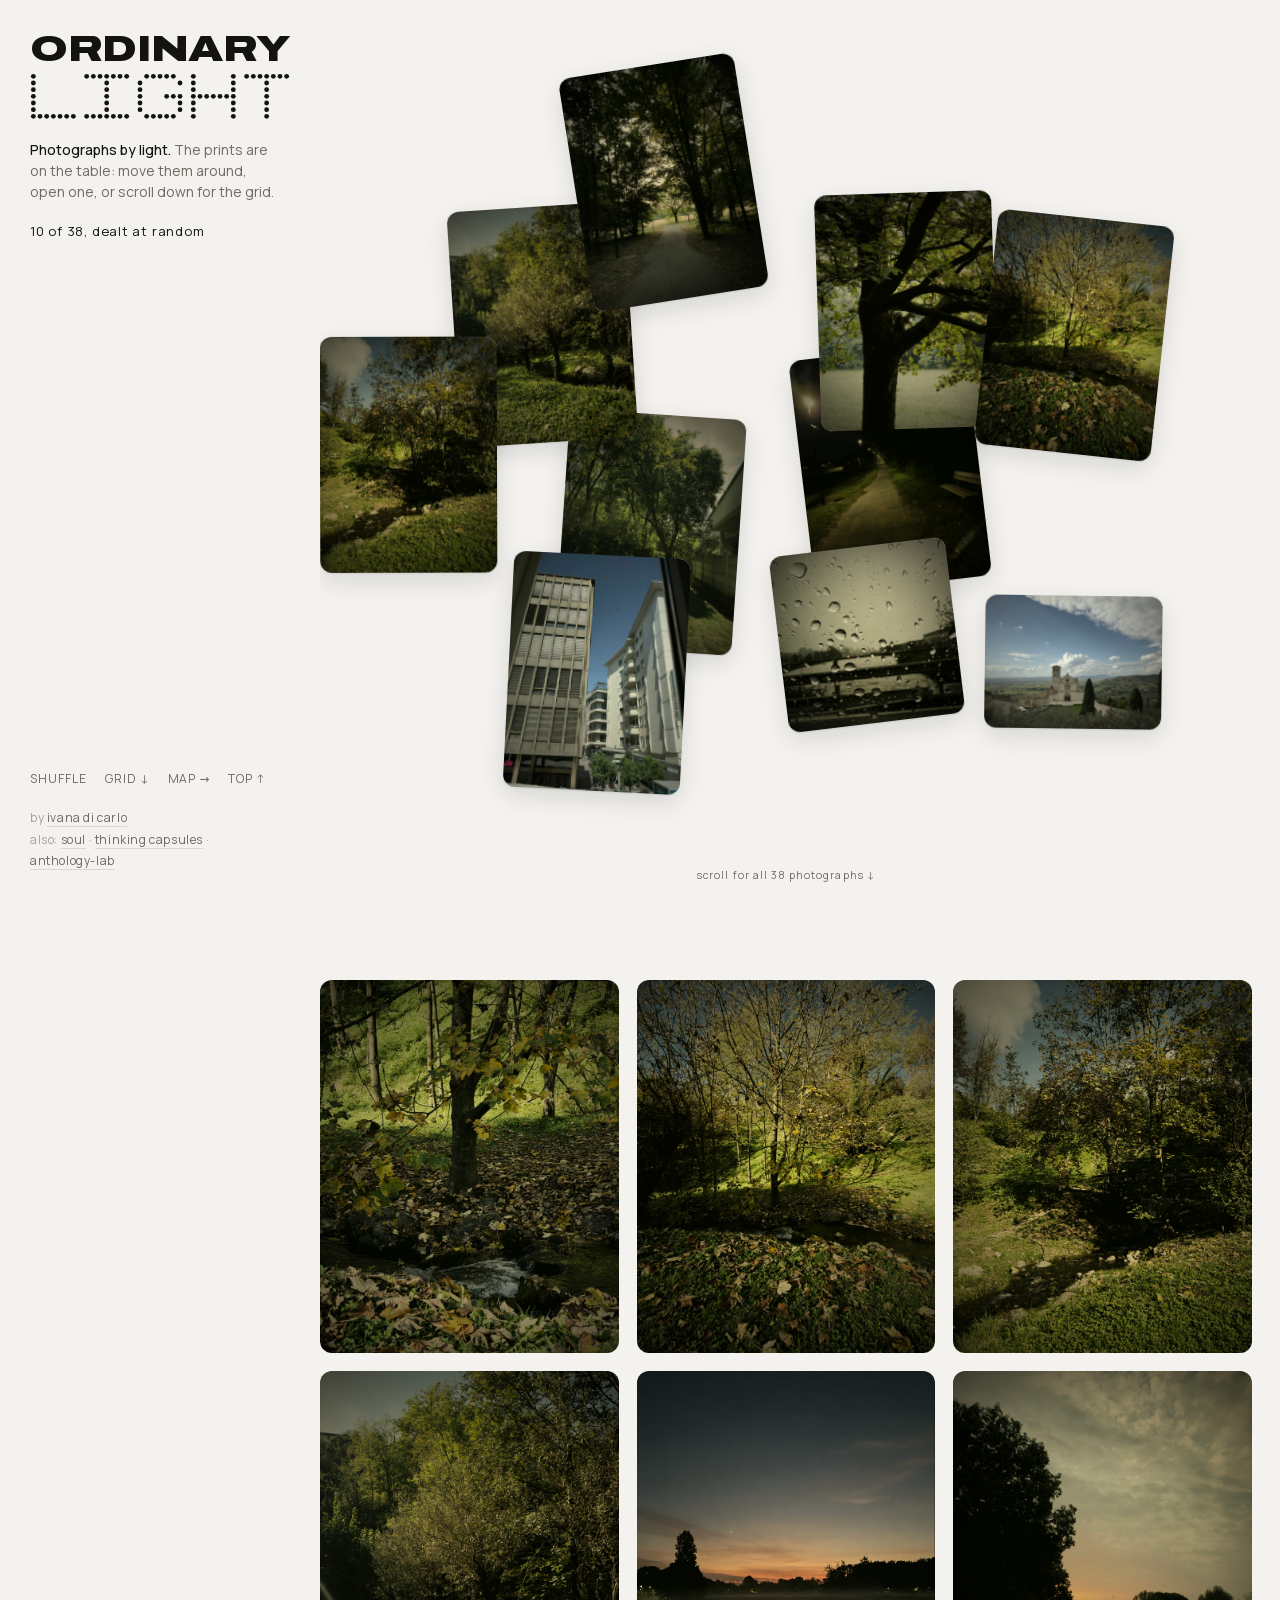
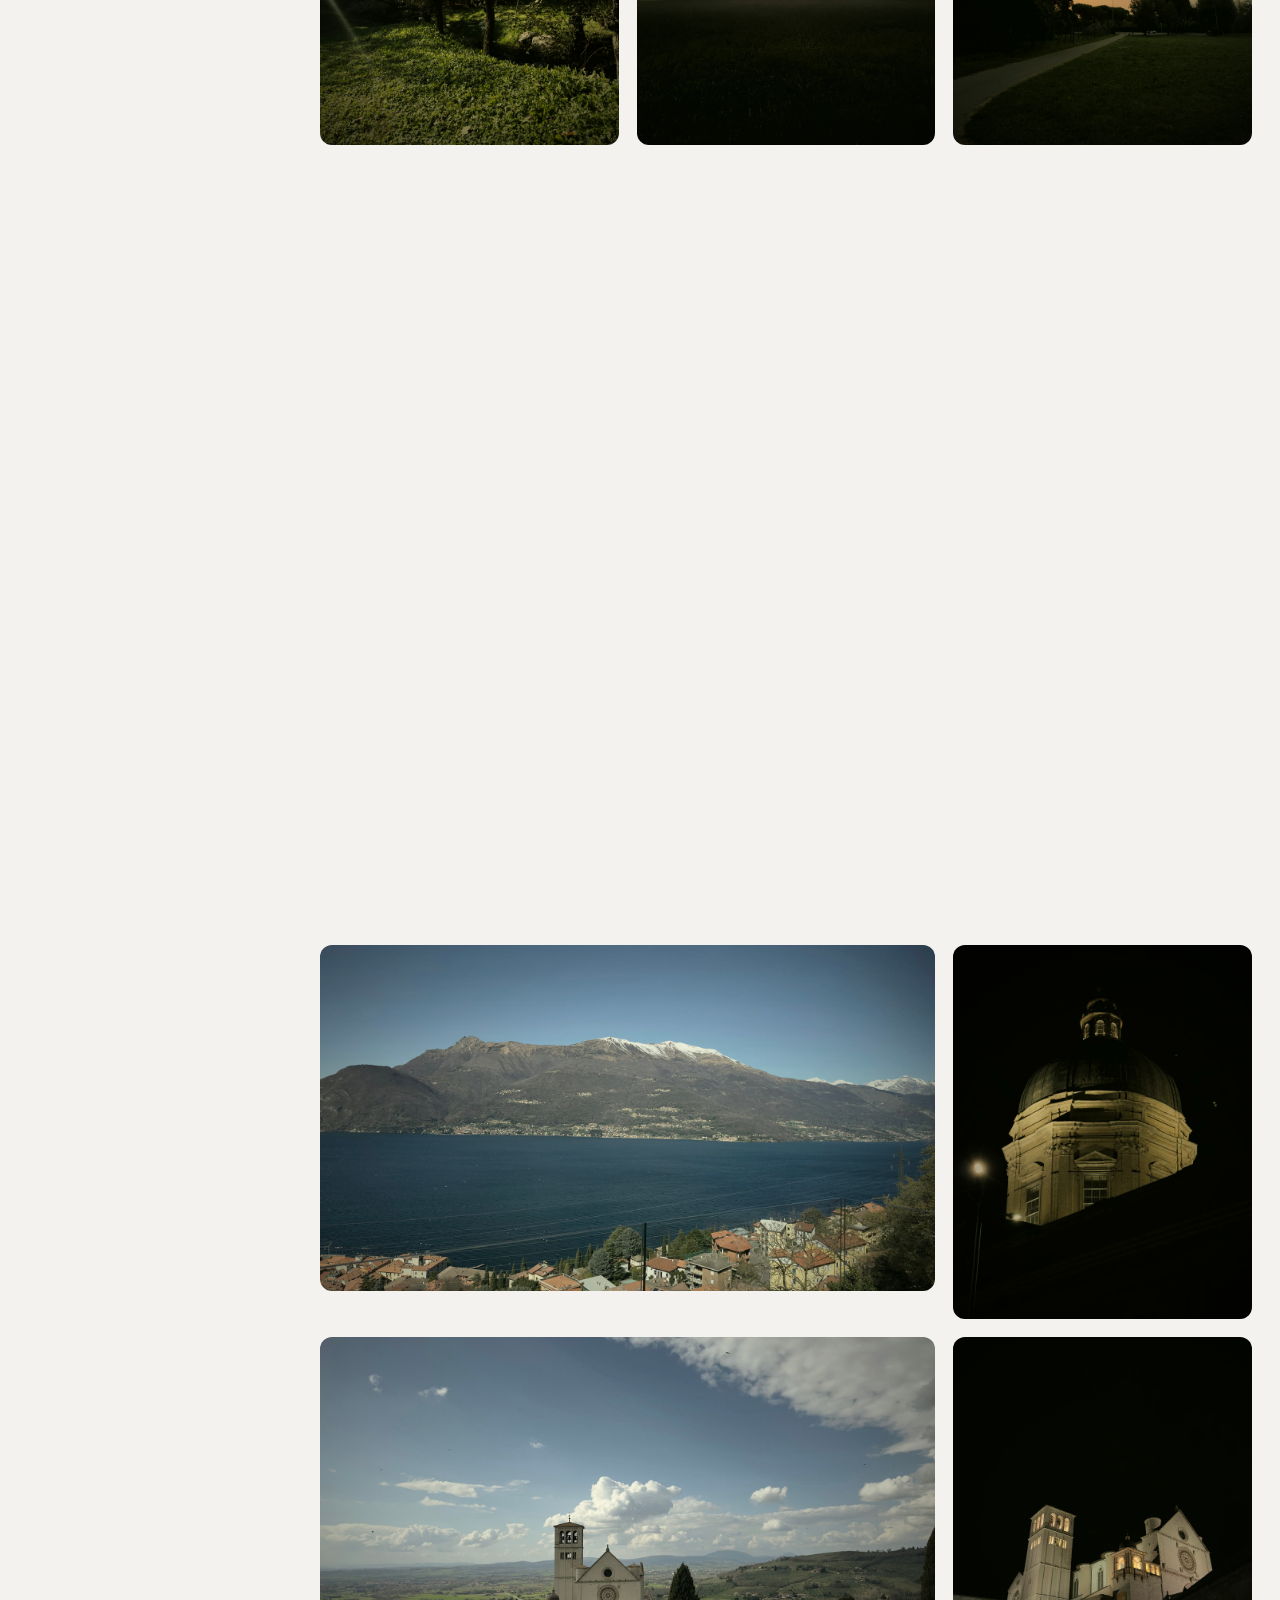
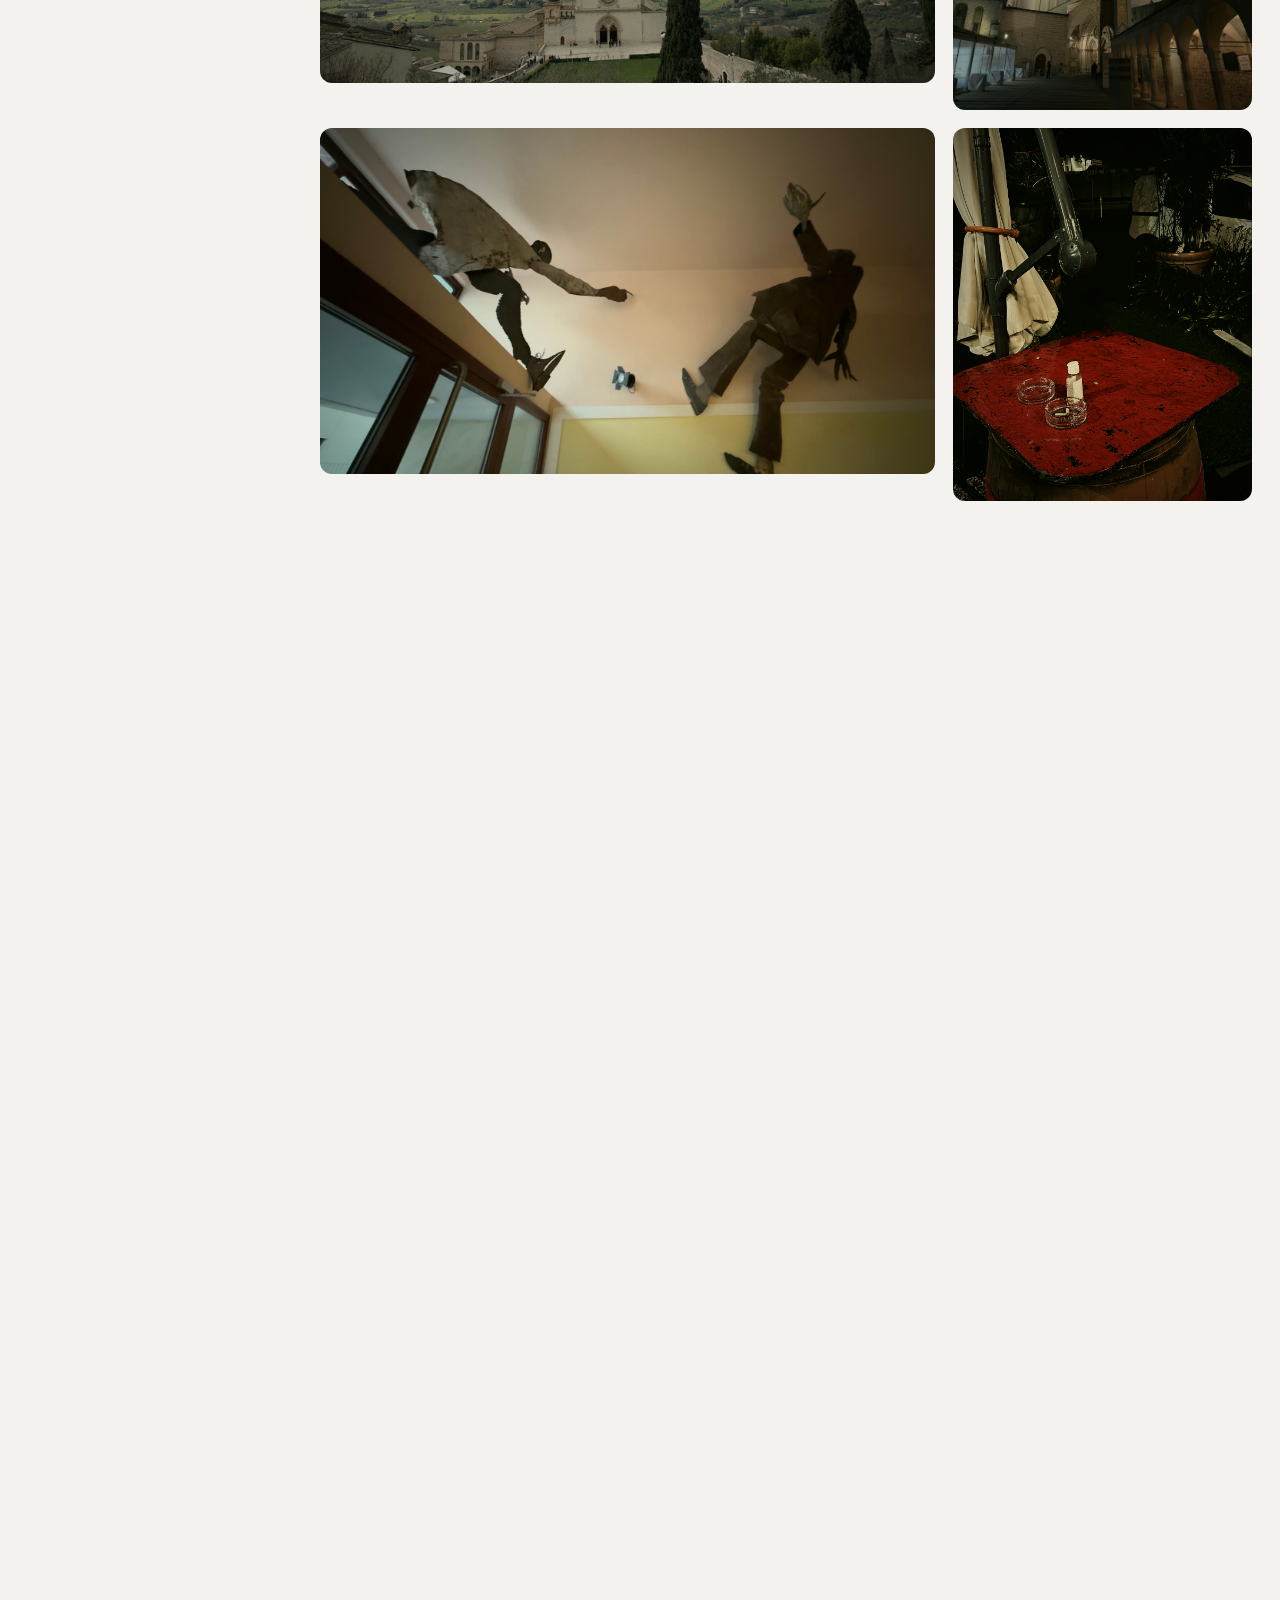
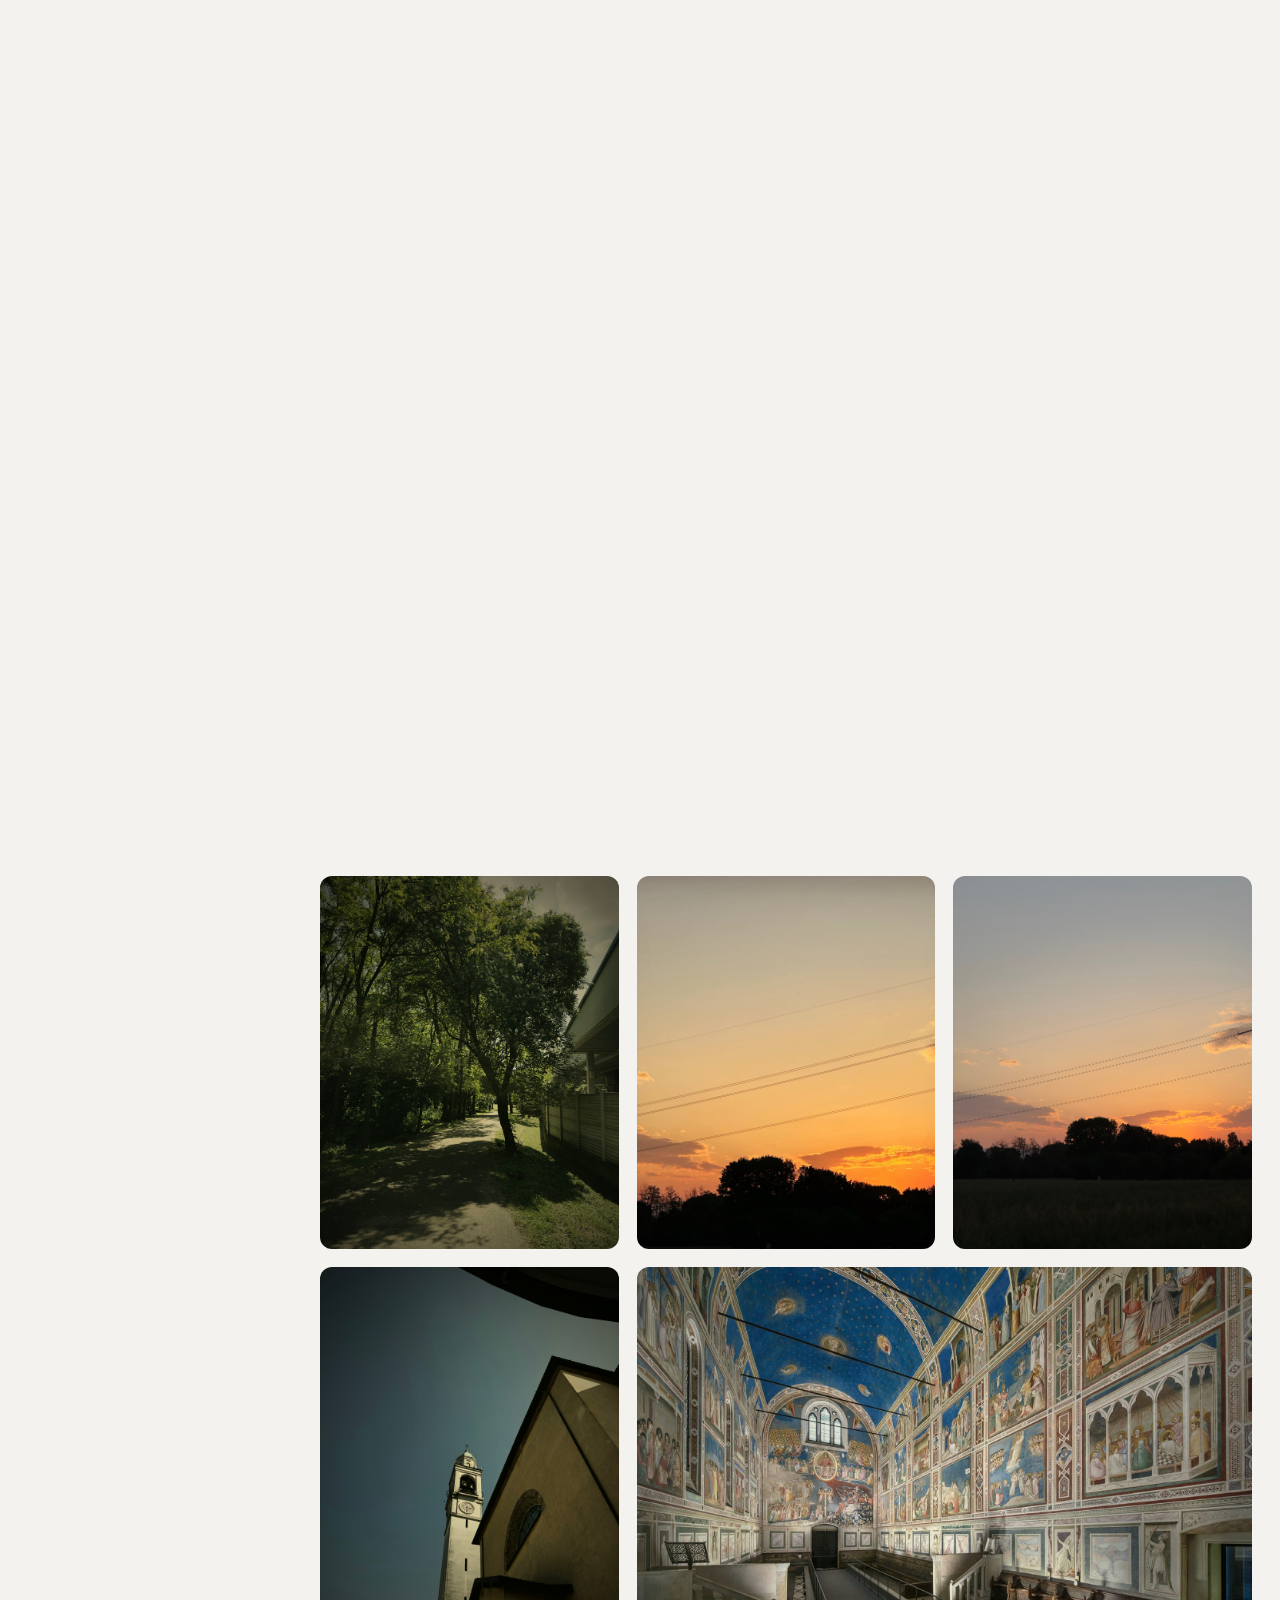
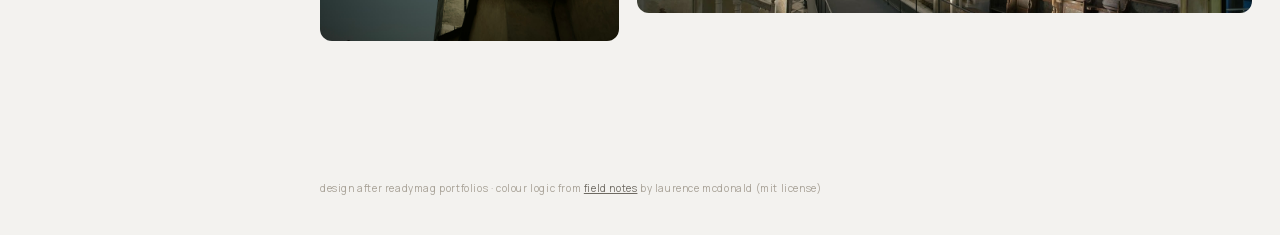
<file: index.html>
<!doctype html>
<html lang="en">
<head>
<meta charset="utf-8">
<meta name="viewport" content="width=device-width, initial-scale=1">
<title>Ordinary Light</title>
<meta name="theme-color" content="#F3F2EF" media="(prefers-color-scheme: light)">
<meta name="theme-color" content="#121211" media="(prefers-color-scheme: dark)">
<link rel="icon" href="favicon.svg" type="image/svg+xml">
<link rel="apple-touch-icon" href="apple-touch-icon.png">
<link rel="stylesheet" href="fonts/fonts.css">
<!-- Archivo Black: SIL Open Font License. Fonts from Field Notes by Laurence McDonald (MIT). -->
<style>
  @font-face{font-family:'Archivo Black';src:url(fonts/archivo-black.woff2) format('woff2');font-weight:400;font-display:swap;}
  @font-face{font-family:'Archivo Wide';src:url(fonts/archivo-var.woff2) format('woff2');font-weight:100 900;font-stretch:62% 125%;font-display:swap;}
  :root{
    --bg:#F3F2EF;--ink:#141312;--gray:#6E6A62;--faint:#A7A196;--line:#DCD8D0;--tile:#E8E6E1;
    --shadow:0 1px 2px rgba(0,0,0,.08),0 8px 24px rgba(0,0,0,.12);
    --lift:0 2px 4px rgba(0,0,0,.1),0 24px 50px rgba(0,0,0,.25);
    --serif:'EB Garamond','Times New Roman',Georgia,serif;
    --sans:'Manrope',system-ui,-apple-system,sans-serif;
    --display:'Archivo Black','Arial Black',system-ui,sans-serif;
    --side:320px;--r:12px;
  }
  @media (prefers-color-scheme:dark){:root:not([data-theme="light"]){--bg:#121211;--ink:#EEEBE5;--gray:#A19C93;--faint:#66625C;--line:#2A2825;--tile:#1D1C1A;--shadow:0 1px 2px rgba(0,0,0,.5),0 10px 28px rgba(0,0,0,.5);--lift:0 2px 4px rgba(0,0,0,.5),0 28px 60px rgba(0,0,0,.7);}}
  :root[data-theme="dark"]{--bg:#121211;--ink:#EEEBE5;--gray:#A19C93;--faint:#66625C;--line:#2A2825;--tile:#1D1C1A;--shadow:0 1px 2px rgba(0,0,0,.5),0 10px 28px rgba(0,0,0,.5);--lift:0 2px 4px rgba(0,0,0,.5),0 28px 60px rgba(0,0,0,.7);}
  *{box-sizing:border-box;}
  html,body{margin:0;background:var(--bg);color:var(--ink);}
  body{font-family:var(--sans);-webkit-font-smoothing:antialiased;overflow-x:hidden;}
  a{color:inherit;}

  /* ---------- fixed side column ---------- */
  aside{position:fixed;left:0;top:0;bottom:0;width:var(--side);padding:34px 30px 28px;display:flex;flex-direction:column;gap:20px;z-index:100;background:var(--bg);}
  /* logo: the word fills the column, the pixel word below matches its width */
  aside h1{margin:0;display:flex;flex-direction:column;gap:9px;width:100%;color:var(--ink);}
  aside h1 .word{font-family:'Archivo Wide','Archivo Black',sans-serif;font-weight:900;font-stretch:125%;font-size:39px;line-height:.8;letter-spacing:-.01em;text-transform:uppercase;white-space:nowrap;}
  aside h1 .px{display:block;width:0;min-width:100%;height:auto;} /* width 0: the dots take the word's width, never set it */
  aside nav{display:flex;flex-wrap:wrap;gap:8px 18px;font-size:12px;letter-spacing:.08em;text-transform:uppercase;margin-top:auto;}
  aside nav a{text-decoration:none;color:var(--gray);} aside nav a:hover{color:var(--ink);}
  aside .intro{font-size:14px;line-height:1.5;color:var(--gray);max-width:250px;margin:0;}
  aside .intro b{font-weight:500;color:var(--ink);}
  aside .where{font-size:13px;letter-spacing:.06em;text-transform:lowercase;color:var(--ink);min-height:1.5em;}
  aside .also{font-size:12px;letter-spacing:.05em;text-transform:lowercase;color:var(--faint);line-height:1.8;}
  aside .also a{color:var(--gray);text-decoration:none;border-bottom:1px solid var(--line);white-space:nowrap;}
  aside .also a:hover{color:var(--ink);}

  main{margin-left:var(--side);padding:0 28px 80px 0;}

  /* ---------- pile: cards dealt on a table, draggable ---------- */
  .pile{position:relative;height:max(100vh,640px);}
  .pile .more{position:absolute;left:0;right:0;bottom:18px;text-align:center;font-size:10.5px;letter-spacing:.1em;text-transform:lowercase;color:var(--gray);pointer-events:none;z-index:0;}
  .pile .more span{display:inline-block;animation:nudge 1.6s ease-in-out infinite;}
  @keyframes nudge{50%{transform:translateY(5px);}}
  .pile .label,.grid-sec .label{position:absolute;left:0;top:28px;font-size:10.5px;letter-spacing:.08em;text-transform:lowercase;color:var(--faint);z-index:1;}
  .card{position:absolute;left:0;top:0;cursor:grab;touch-action:pan-y;will-change:transform;}
  .card.drag{cursor:grabbing;}
  .face{border-radius:var(--r);overflow:hidden;background:var(--tile);box-shadow:var(--shadow);
    transform:translateY(70vh) rotate(var(--deal,20deg));opacity:0;
    transition:transform .9s cubic-bezier(.2,.8,.2,1),opacity .5s ease,box-shadow .25s ease;transition-delay:var(--d,0s);}
  .pile.in .face{transform:none;opacity:1;}
  .card.drag .face{box-shadow:var(--lift);transition:box-shadow .25s ease,transform .25s ease;transform:scale(1.04);}
  .face img{display:block;width:100%;height:100%;object-fit:cover;pointer-events:none;user-select:none;-webkit-user-drag:none;}

  /* ---------- grid: big rounded cards, two columns ---------- */
  .grid-sec{position:relative;padding:80px 0 40px;}
  .grid{display:grid;grid-template-columns:repeat(var(--cols,3),1fr);gap:18px;grid-auto-flow:dense;}
  @media (max-width:1100px){.grid{grid-template-columns:1fr 1fr;}}
  .tile{border-radius:var(--r);overflow:hidden;background:var(--tile);cursor:zoom-in;aspect-ratio:4/5;
    opacity:0;transform:translateY(40px);transition:opacity .8s ease,transform .8s cubic-bezier(.2,.8,.2,1);}
  .tile.in{opacity:1;transform:none;}
  .tile img{display:block;width:100%;height:100%;object-fit:cover;transition:transform 1.4s cubic-bezier(.2,.7,.2,1);}
  .tile:hover img{transform:scale(1.04);}
  .tile.wide{grid-column:span 2;aspect-ratio:16/9;}

  footer{margin-left:var(--side);padding:20px 0 40px;font-size:10px;letter-spacing:.06em;text-transform:lowercase;color:var(--faint);}
  footer a{color:var(--gray);}

  /* ---------- lightbox ---------- */
  .lb{position:fixed;inset:0;z-index:900;display:none;grid-template-rows:1fr auto;background:color-mix(in srgb,var(--bg) 94%,transparent);backdrop-filter:blur(14px);-webkit-backdrop-filter:blur(14px);}
  .lb.open{display:grid;animation:fade .25s ease both;}
  @keyframes fade{from{opacity:0}to{opacity:1}}
  .lb .box{position:relative;display:flex;align-items:center;justify-content:center;padding:32px 72px 0;min-height:0;}
  .lb img{max-width:100%;max-height:100%;object-fit:contain;border-radius:var(--r);box-shadow:var(--lift);}
  .lb .info{display:flex;justify-content:space-between;align-items:center;gap:20px;padding:18px 28px 22px;font-size:12px;letter-spacing:.06em;text-transform:lowercase;color:var(--gray);}
  .lb .info a{color:var(--ink);}
  .lb .pal{display:flex;gap:5px;} .lb .pal i{width:16px;height:16px;border-radius:4px;display:block;}
  .lb button{background:none;border:0;color:var(--gray);cursor:pointer;font:inherit;}
  .lb button:hover{color:var(--ink);}
  .lb .nav{position:absolute;top:50%;transform:translateY(-50%);font-size:28px;padding:20px;}
  .lb .prev{left:8px;} .lb .next{right:8px;}
  .lb .x{position:absolute;top:14px;right:18px;font-size:12px;letter-spacing:.06em;}

  @media (max-width:760px){
    :root{--side:0px;--r:10px;}
    aside{position:sticky;top:0;bottom:auto;width:auto;padding:14px 16px;gap:10px;flex-direction:row;flex-wrap:wrap;align-items:center;}
    aside h1{width:auto;gap:4px;} aside h1 .word{font-size:20px !important;} aside .intro,aside .where,aside .also{display:none;}
    aside nav{margin:0 0 0 auto;}
    main{padding:0 16px 60px;}
    .pile{height:115vh;}
    .grid{gap:10px;}
    footer{padding:16px;}
    .lb .box{padding:16px 0 0;} .lb .nav{display:none;}
    .lb .info{flex-direction:column;align-items:flex-start;padding:14px 16px 20px;}
  }
</style>
</head>
<body>
<aside>
  <h1 data-logo>Ordinary Light</h1>
  <p class="intro"><b>Photographs by light.</b> The prints are on the table: move them around, open one, or scroll down for the grid.</p>
  <div class="where" id="where"></div>
  <nav><a href="#" id="shuffle">shuffle</a><a href="#" id="toGrid">grid ↓</a><a href="map.html">map →</a><a href="#" id="toTop">top ↑</a></nav>
  <div class="also">by <a href="https://ivana-dicarlo.pages.dev/" target="_blank" rel="noopener">ivana di carlo</a><br>also: <a href="https://thesouldevotional.github.io/soul/" target="_blank" rel="noopener">soul</a> · <a href="https://thinkingcapsules.github.io/" target="_blank" rel="noopener">thinking capsules</a> · <a href="https://anthology-lab.github.io/" target="_blank" rel="noopener">anthology-lab</a></div>
</aside>
<script src="logo.js"></script>
<script>
// fit the logo word to the column
(function fit(){const w=document.querySelector('aside h1 .word');if(!w)return;const go=()=>{if(innerWidth<=760){w.style.fontSize='';return;}w.style.fontSize='100px';const box=w.parentNode.clientWidth;w.style.fontSize=(100*box/w.scrollWidth).toFixed(2)+'px';};(document.fonts?document.fonts.ready:Promise.resolve()).then(go);addEventListener('resize',go);})();
</script>
<main id="main"></main>
<footer>design after readymag portfolios · colour logic from <a href="https://github.com/Laurencemdonald/field-notes" target="_blank" rel="noopener">field notes</a> by laurence mcdonald (mit license)</footer>

<div class="lb" id="lb">
  <div class="box">
    <img id="lbImg" alt="">
    <button class="nav prev" id="prev" aria-label="previous">←</button>
    <button class="nav next" id="next" aria-label="next">→</button>
    <button class="x" id="x">close ✕</button>
  </div>
  <div class="info"><span id="lbTxt"></span><span class="pal" id="lbPal"></span></div>
</div>

<script>
"use strict";
const MONTHS=["jan","feb","mar","apr","may","jun","jul","aug","sep","oct","nov","dec"];
const fmtDate=iso=>{const m=/^(\d{4})-(\d{2})-(\d{2})/.exec(iso||"");return m?MONTHS[+m[2]-1]+" "+(+m[3])+", "+m[1]:"";};
const mapHref=it=>"map.html#"+encodeURIComponent(it.folder);
const rnd=Math.random;
const HAND=10; // how many prints land on the table at each visit
const mobile=()=>innerWidth<=760;

let order=[],piles=[],cur=0;

/* ---------- sections: one chapter per place, alternating a pile and a grid as in the reference;
   places with fewer than three photos end up together in a last grid ---------- */
function plan(items){
  const by=new Map();
  items.forEach(it=>{if(!by.has(it.folder))by.set(it.folder,[]);by.get(it.folder).push(it);});
  const groups=[...by.entries()].sort((a,b)=>(b[1][0].date||"").localeCompare(a[1][0].date||""));
  const out=[],rest=[];let k=0;
  groups.forEach(([place,g])=>{
    if(g.length<3){rest.push(...g);return;}
    const kind=k++%2?"grid":"pile";
    if(kind==="pile"&&g.length>8){out.push({kind:"pile",place,items:g.slice(0,6)});out.push({kind:"grid",place,items:g.slice(6)});k++;}
    else out.push({kind,place,items:g});
  });
  if(rest.length)out.push({kind:"grid",place:"",items:rest});
  return out;
}

function build(items){
  const main=document.getElementById("main");
  order=items;
  [{kind:"pile",place:"",items},{kind:"grid",place:"",items}].forEach(sec=>{
    if(sec.kind==="pile"){
      const el=document.createElement("section");el.className="pile";
      el.innerHTML=`<div class="more"><span>scroll for all ${items.length} photographs ↓</span></div>`;
      main.appendChild(el);piles.push({el,cards:[]});
      deal();
    }else{
      const el=document.createElement("section");el.className="grid-sec";el.dataset.where="all of them, newest first";
      if(sec.place)el.innerHTML=`<div class="label">${sec.place}</div>`;
      const g=document.createElement("div");g.className="grid";
      const cnt=sec.items.length;g.style.setProperty("--cols",cnt===4||cnt===2?2:3);
      sec.items.forEach((it,i)=>{
        const n=order.indexOf(it);
        const t=document.createElement("figure");t.className="tile"+(it.w>it.h&&cnt>2?" wide":"");
        t.style.margin=0;t.innerHTML=`<img src="${it.file}" alt="${it.subject}, ${it.folder}" loading="lazy">`;
        t.onclick=()=>open(n);g.appendChild(t);
      });
      el.appendChild(g);main.appendChild(el);
    }
  });
  layout();
  // deal the cards when a pile comes into view; fade grid tiles in
  const io=new IntersectionObserver(es=>es.forEach(e=>{if(e.isIntersecting){e.target.classList.add("in");io.unobserve(e.target);}}),{threshold:.18});
  document.querySelectorAll(".tile").forEach(x=>io.observe(x));
  const wo=new IntersectionObserver(es=>es.forEach(e=>{if(e.isIntersecting)document.getElementById("where").textContent=e.target.dataset.where;}),{rootMargin:"-45% 0px -50% 0px"});
  document.querySelectorAll("section").forEach(s=>wo.observe(s));
  addEventListener("scroll",()=>requestAnimationFrame(tick),{passive:true});
  addEventListener("resize",layout);
}

/* ---------- pile layout: a loose grid with jitter, so cards overlap but none hides another ---------- */
function layout(){
  piles.forEach(({el,cards})=>{
    const W=el.clientWidth,H=el.clientHeight,n=cards.length;
    if(n>12){
      // a whole deck: a loose grid with strong jitter, so the cards cover the table and overlap
      const cols=mobile()?3:Math.round(Math.sqrt(n*W/H*1.1)),rows=Math.ceil(n/cols);
      const cw=mobile()?W*.34:Math.min(W/cols*1.25,190);
      const cellW=(W-cw)/Math.max(1,cols-1),cellH=(H*.86)/rows;
      cards.forEach((c,i)=>{
        const h=cw*(c.it.h/c.it.w);c.w=cw;c.h=h;
        c.x=Math.max(0,Math.min(W-cw,(i%cols)*cellW+(c.jx-.5)*cellW*1.1));
        c.y=Math.max(8,Math.min(H-h-30,H*.04+Math.floor(i/cols)*cellH+(c.jy-.5)*cellH*1.3-h*.15));
        c.el.style.width=cw+"px";c.el.firstChild.style.height=h+"px";c.el.style.zIndex=c.z;
      });
      return;
    }
    const cw=mobile()?W*.4:Math.min(W*.19,250);
    const cx=W/2,cy=H/2,R=Math.min(W*.3,H*.3)*(0.7+n/20);
    cards.forEach((c,i)=>{
      // golden-angle scatter: a tight, overlapping cluster like prints thrown on a table
      const a=i*2.39996+c.jx*.6, d=Math.sqrt((i+.6)/n)*R;
      const h=cw*(c.it.h/c.it.w);
      c.w=cw;c.h=h;
      c.x=Math.max(0,Math.min(W-cw,cx+Math.cos(a)*d*1.35-cw/2));
      c.y=Math.max(10,Math.min(H-h-10,cy+Math.sin(a)*d-h/2));
      c.el.style.width=cw+"px";c.el.firstChild.style.height=h+"px";
      c.el.style.zIndex=c.z;
    });
  });
  tick();
}

/* ---------- a new random hand of prints at every visit, and at every shuffle ---------- */
function deal(){
  const {el}=piles[0];
  el.querySelectorAll(".card").forEach(c=>c.remove());
  el.classList.remove("in");
  const hand=order.map(it=>[rnd(),it]).sort((a,b)=>a[0]-b[0]).slice(0,Math.min(HAND,order.length)).map(x=>x[1]);
  piles[0].cards=hand.map((it,i)=>{
    const c=document.createElement("div");c.className="card";
    c.innerHTML=`<div class="face" style="--d:${(i*0.09).toFixed(2)}s;--deal:${((rnd()-.5)*40).toFixed(1)}deg"><img src="${it.file}" alt="${it.subject}, ${it.folder}"></div>`;
    el.appendChild(c);
    const st={el:c,it,n:order.indexOf(it),x:0,y:0,r:(rnd()-.5)*18,speed:(rnd()-.5)*260,dx:0,dy:0,ty:0,jx:rnd(),jy:rnd(),z:i+1};
    drag(st,el);return st;
  });
  el.dataset.where=hand.length+" of "+order.length+", dealt at random";
  const w=document.getElementById("where");if(scrollY<innerHeight/2)w.textContent=el.dataset.where;
  layout();
  void el.offsetWidth; // restart the deal animation
  requestAnimationFrame(()=>el.classList.add("in"));
}

/* ---------- each card drifts at its own speed while the page scrolls ---------- */
function tick(){
  const H=innerHeight;
  piles.forEach(({el,cards})=>{
    const r=el.getBoundingClientRect();
    if(r.bottom<-200||r.top>H+200)return;
    const p=(r.top+r.height/2-H/2)/H;
    cards.forEach(c=>{c.ty=p*c.speed;place(c);});
  });
  const max=document.documentElement.scrollHeight-H;
  const f=max>0?scrollY/max:0;
}
const place=c=>{c.el.style.transform=`translate(${c.x+c.dx}px,${c.y+c.dy+c.ty}px) rotate(${c.el.classList.contains("drag")?0:c.r}deg)`;};

/* ---------- drag: pick a card up, it comes to the top and stays where you drop it ---------- */
let zTop=100;
function drag(c,pile){
  let sx=0,sy=0,ox=0,oy=0,moved=false,down=false;
  c.el.addEventListener("pointerdown",e=>{
    if(e.pointerType==="touch")return; // on phones a tap opens the photo, scrolling stays free
    down=true;moved=false;sx=e.clientX;sy=e.clientY;ox=c.dx;oy=c.dy;
    c.el.setPointerCapture(e.pointerId);
  });
  c.el.addEventListener("pointermove",e=>{
    if(!down)return;
    const mx=e.clientX-sx,my=e.clientY-sy;
    if(!moved&&Math.hypot(mx,my)>4){moved=true;c.el.classList.add("drag");c.el.style.zIndex=++zTop;}
    if(moved){c.dx=ox+mx;c.dy=oy+my;place(c);}
  });
  const end=()=>{if(!down)return;down=false;if(moved){c.el.classList.remove("drag");c.r=(Math.random()-.5)*10;place(c);}};
  c.el.addEventListener("pointerup",e=>{const was=moved;end();if(!was)open(c.n);});
  c.el.addEventListener("pointercancel",end);
}

/* ---------- lightbox ---------- */
const lb=document.getElementById("lb");
function open(i){cur=(i+order.length)%order.length;const it=order[cur];
  document.getElementById("lbImg").src=it.file;
  document.getElementById("lbTxt").innerHTML=(it.folder?`<a href="${mapHref(it)}">${it.folder}</a> · `:"")+`${fmtDate(it.date)} · ${it.light} · ${it.subject}`;
  document.getElementById("lbPal").innerHTML=(it.colors||[]).map(c=>`<i style="background:${c}" title="${c}"></i>`).join("");
  lb.classList.add("open");}
const close=()=>lb.classList.remove("open");
document.getElementById("prev").onclick=()=>open(cur-1);
document.getElementById("next").onclick=()=>open(cur+1);
document.getElementById("x").onclick=close;
lb.addEventListener("click",e=>{if(e.target.classList.contains("box"))close();});
document.addEventListener("keydown",e=>{if(!lb.classList.contains("open"))return;if(e.key==="Escape")close();if(e.key==="ArrowLeft")open(cur-1);if(e.key==="ArrowRight")open(cur+1);});
let tx=0;lb.addEventListener("touchstart",e=>tx=e.touches[0].clientX,{passive:true});
lb.addEventListener("touchend",e=>{const d=e.changedTouches[0].clientX-tx;if(Math.abs(d)>50)open(cur+(d<0?1:-1));});
document.getElementById("shuffle").onclick=e=>{e.preventDefault();scrollTo({top:0,behavior:"smooth"});deal();};
document.getElementById("toTop").onclick=e=>{e.preventDefault();scrollTo({top:0,behavior:"smooth"});};
document.getElementById("toGrid").onclick=e=>{e.preventDefault();document.querySelector(".grid-sec").scrollIntoView({behavior:"smooth"});};

fetch("data.json").then(r=>r.json()).then(d=>build(d.sort((a,b)=>(b.date||"").localeCompare(a.date||""))));
</script>
</body>
</html>
</file>
<file: fonts/fonts.css>
@font-face{font-family:'EB Garamond';font-style:italic;font-weight:400;font-display:swap;src:url(EBGaramond-400-italic.woff2) format('woff2');unicode-range:U+0000-00FF, U+0131, U+0152-0153, U+02BB-02BC, U+02C6, U+02DA, U+02DC, U+0304, U+0308, U+0329, U+2000-206F, U+20AC, U+2122, U+2191, U+2193, U+2212, U+2215, U+FEFF, U+FFFD;}
@font-face{font-family:'EB Garamond';font-style:italic;font-weight:500;font-display:swap;src:url(EBGaramond-500-italic.woff2) format('woff2');unicode-range:U+0000-00FF, U+0131, U+0152-0153, U+02BB-02BC, U+02C6, U+02DA, U+02DC, U+0304, U+0308, U+0329, U+2000-206F, U+20AC, U+2122, U+2191, U+2193, U+2212, U+2215, U+FEFF, U+FFFD;}
@font-face{font-family:'EB Garamond';font-style:normal;font-weight:400;font-display:swap;src:url(EBGaramond-400-normal.woff2) format('woff2');unicode-range:U+0000-00FF, U+0131, U+0152-0153, U+02BB-02BC, U+02C6, U+02DA, U+02DC, U+0304, U+0308, U+0329, U+2000-206F, U+20AC, U+2122, U+2191, U+2193, U+2212, U+2215, U+FEFF, U+FFFD;}
@font-face{font-family:'EB Garamond';font-style:normal;font-weight:500;font-display:swap;src:url(EBGaramond-500-normal.woff2) format('woff2');unicode-range:U+0000-00FF, U+0131, U+0152-0153, U+02BB-02BC, U+02C6, U+02DA, U+02DC, U+0304, U+0308, U+0329, U+2000-206F, U+20AC, U+2122, U+2191, U+2193, U+2212, U+2215, U+FEFF, U+FFFD;}
@font-face{font-family:'Inter';font-style:normal;font-weight:400;font-display:swap;src:url(Inter-400-normal.woff2) format('woff2');unicode-range:U+0000-00FF, U+0131, U+0152-0153, U+02BB-02BC, U+02C6, U+02DA, U+02DC, U+0304, U+0308, U+0329, U+2000-206F, U+20AC, U+2122, U+2191, U+2193, U+2212, U+2215, U+FEFF, U+FFFD;}
@font-face{font-family:'Inter';font-style:normal;font-weight:500;font-display:swap;src:url(Inter-500-normal.woff2) format('woff2');unicode-range:U+0000-00FF, U+0131, U+0152-0153, U+02BB-02BC, U+02C6, U+02DA, U+02DC, U+0304, U+0308, U+0329, U+2000-206F, U+20AC, U+2122, U+2191, U+2193, U+2212, U+2215, U+FEFF, U+FFFD;}
@font-face{font-family:'Manrope';font-style:normal;font-weight:400;font-display:swap;src:url(manrope-400.woff2) format('woff2');}
@font-face{font-family:'Manrope';font-style:normal;font-weight:500;font-display:swap;src:url(manrope-500.woff2) format('woff2');}
</file>
